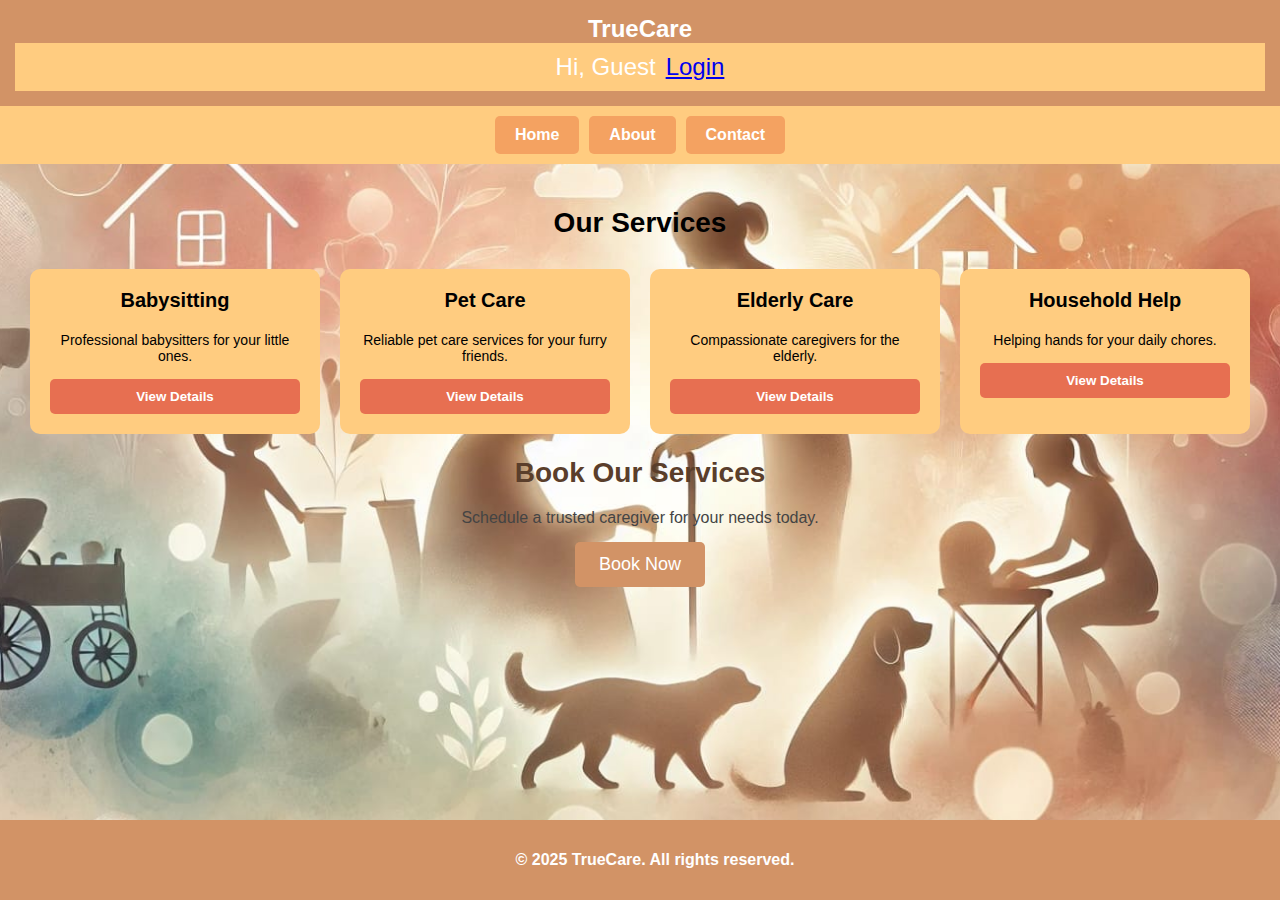
<file: index.html>
<!DOCTYPE html>
<html lang="en">

<head>
    <meta charset="UTF-8">
    <meta name="viewport" content="width=device-width, initial-scale=1.0">
    <title>TrueCare - Home</title>
    <link rel="stylesheet" href="styles.css">
</head>

<body>

    <!-- HEADER SECTION -->
    <header>
        <h1>TrueCare</h1>
        <nav>
            <span id="welcomeText">Hi, Guest</span>
            <a href="login.html" id="authLink">Login</a>
        </nav>
    </header>

    <!-- NAVIGATION MENU -->
    <nav>
        <button onclick="location.href='index.html'">Home</button>
        <button onclick="location.href='about.html'">About</button>
        <button onclick="location.href='contact.html'">Contact</button>
    </nav>


    <!-- SERVICES SECTION -->
    <main>
        <!-- Banner Image -->

        <h2>Our Services</h2>
        <div class="services">
            <div class="service" onclick="redirectToService('babysitting.html')">
                <h3>Babysitting</h3>
                <p>Professional babysitters for your little ones.</p>
                <button onclick="event.stopPropagation(); redirectToService('babysitting.html')">View Details</button>
            </div>
            <div class="service" onclick="redirectToService('petcare.html')">
                <h3>Pet Care</h3>
                <p>Reliable pet care services for your furry friends.</p>
                <button onclick="event.stopPropagation(); redirectToService('petcare.html')">View Details</button>
            </div>
            <div class="service" onclick="redirectToService('elderlycare.html')">
                <h3>Elderly Care</h3>
                <p>Compassionate caregivers for the elderly.</p>
                <button onclick="event.stopPropagation(); redirectToService('elderlycare.html')">View Details</button>
            </div>
            <div class="service" onclick="redirectToService('household.html')">
                <h3>Household Help</h3>
                <p>Helping hands for your daily chores.</p>
                <button onclick="event.stopPropagation(); redirectToService('household.html')">View Details</button>
            </div>
        </div>

        <!-- BOOKING SECTION -->
        <!-- BOOKING SECTION -->
        <!-- BOOKING SECTION -->
        <section class="booking">
            <h2>Book Our Services</h2>
            <p>Schedule a trusted caregiver for your needs today.</p>

            <button class="book-now-btn" onclick="location.href='booking.html'">Book Now</button>
        </section>

    </main>

    <!-- FOOTER SECTION -->
    <footer>
        <p>© 2025 TrueCare. All rights reserved.</p>
    </footer>

    <script src="script.js"></script>
    <script>
        document.addEventListener("DOMContentLoaded", function () {
            let loggedInUser = localStorage.getItem("userName");
            let isLoggedIn = localStorage.getItem("isLoggedIn");

            if (isLoggedIn === "true") {
                document.getElementById("welcomeText").innerText = `Hi, ${loggedInUser}`;
                document.getElementById("authLink").innerText = "Logout";
                document.getElementById("authLink").href = "#";
                document.getElementById("authLink").addEventListener("click", function () {
                    localStorage.removeItem("isLoggedIn"); // Logout only (keep user data)
                    window.location.reload();
                });
            }
        });

        // Function to Redirect to Service Pages
        function redirectToService(servicePage) {
            window.location.href = servicePage;
        }
    </script>
</body>

</html>
</file>
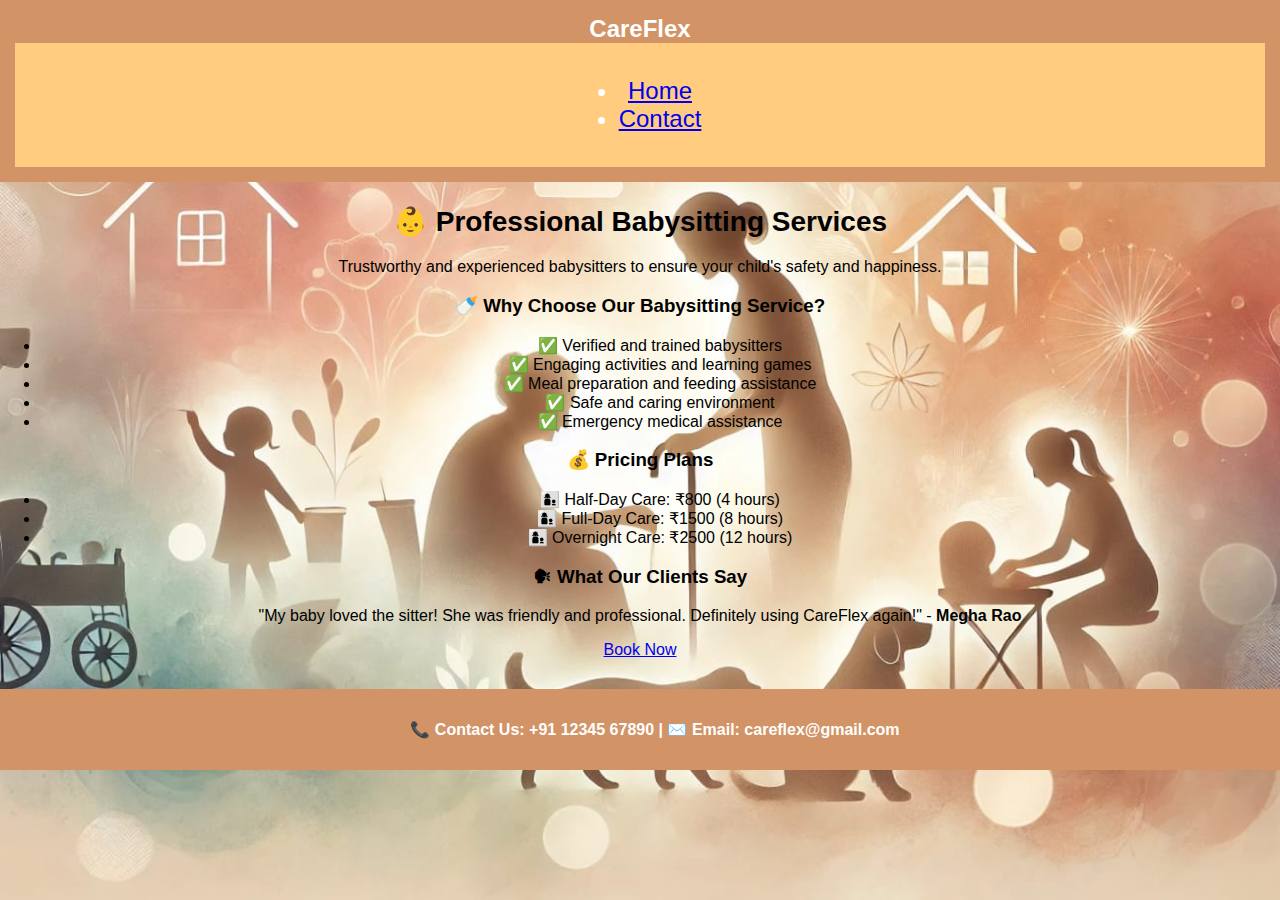
<file: babysitting.html>
<!DOCTYPE html>
<html lang="en">

<head>
    <meta charset="UTF-8">
    <meta name="viewport" content="width=device-width, initial-scale=1.0">
    <title>Babysitting - CareFlex</title>
    <link rel="stylesheet" href="styles.css">
</head>

<body>
    <header>
        <h1>CareFlex</h1>
        <nav>
            <ul>
                <li><a href="index.html">Home</a></li>
                <li><a href="#contact">Contact</a></li>
            </ul>
        </nav>
    </header>

    <section class="service-detail">
        <h2>👶 Professional Babysitting Services</h2>
        <p>Trustworthy and experienced babysitters to ensure your child's safety and happiness.</p>

        <h3>🍼 Why Choose Our Babysitting Service?</h3>
        <ul>
            <li>✅ Verified and trained babysitters</li>
            <li>✅ Engaging activities and learning games</li>
            <li>✅ Meal preparation and feeding assistance</li>
            <li>✅ Safe and caring environment</li>
            <li>✅ Emergency medical assistance</li>
        </ul>

        <h3>💰 Pricing Plans</h3>
        <ul>
            <li>👩‍👦 Half-Day Care: ₹800 (4 hours)</li>
            <li>👩‍👦 Full-Day Care: ₹1500 (8 hours)</li>
            <li>👩‍👦 Overnight Care: ₹2500 (12 hours)</li>
        </ul>

        <h3>🗣 What Our Clients Say</h3>
        <blockquote>"My baby loved the sitter! She was friendly and professional. Definitely using CareFlex again!" -
            <strong>Megha Rao</strong>
        </blockquote>

        <a href="index.html#booking" class="btn">Book Now</a>
    </section>

    <footer>
        <p>📞 Contact Us: +91 12345 67890 | ✉️ Email: careflex@gmail.com</p>
    </footer>
</body>

</html>
</file>
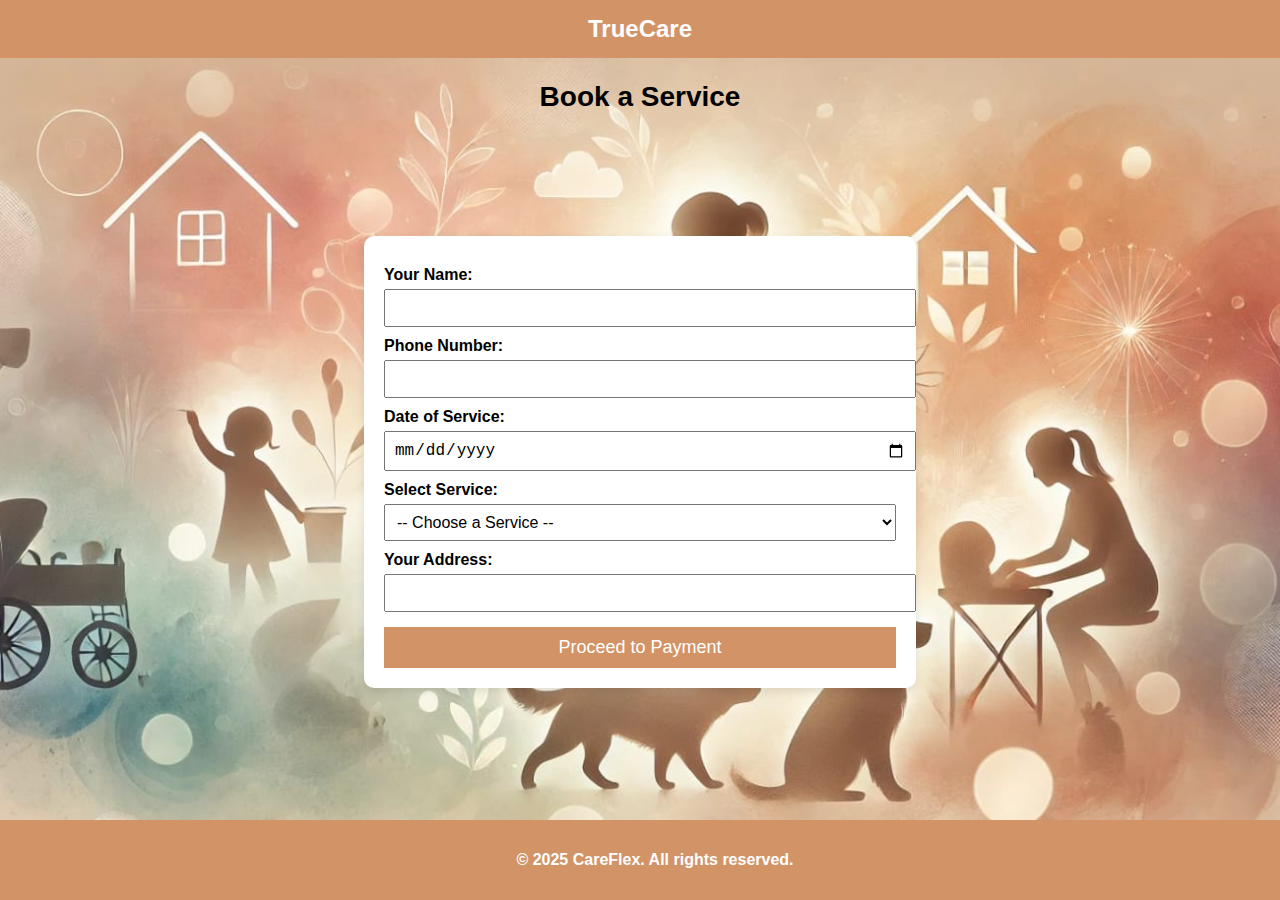
<file: booking.html>
<!DOCTYPE html>
<html lang="en">

<head>
    <meta charset="UTF-8">
    <meta name="viewport" content="width=device-width, initial-scale=1.0">
    <title>CareFlex - Book a Service</title>
    <link rel="stylesheet" href="styles.css">
</head>

<body>

    <header>
        <h1>TrueCare</h1>
    </header>

    <h2>Book a Service</h2>

    <form class="booking-form" id="bookingForm">
        <label for="name">Your Name:</label>
        <input type="text" id="name" name="name" required>

        <label for="phone">Phone Number:</label>
        <input type="tel" id="phone" name="phone" required>

        <label for="date">Date of Service:</label>
        <input type="date" id="date" name="date" required>

        <label for="service">Select Service:</label>
        <select id="service" name="service" required>
            <option value="">-- Choose a Service --</option>
            <option value="Babysitting">Babysitting</option>
            <option value="Pet Care">Pet Care</option>
            <option value="Elderly Care">Elderly Care</option>
            <option value="Household Help">Household Help</option>
        </select>

        <label for="address">Your Address:</label>
        <input type="text" id="address" name="address" required>

        <button type="submit">Proceed to Payment</button>
    </form>

    <footer>
        <p>© 2025 CareFlex. All rights reserved.</p>
    </footer>

    <script>
        document.getElementById("bookingForm").addEventListener("submit", function (event) {
            event.preventDefault();

            const bookingDetails = {
                name: document.getElementById("name").value,
                phone: document.getElementById("phone").value,
                date: document.getElementById("date").value,
                service: document.getElementById("service").value,
                address: document.getElementById("address").value
            };

            localStorage.setItem("bookingDetails", JSON.stringify(bookingDetails));

            // Redirect to payment page
            window.location.href = "payment.html";
        });
    </script>

</body>

</html>
</file>
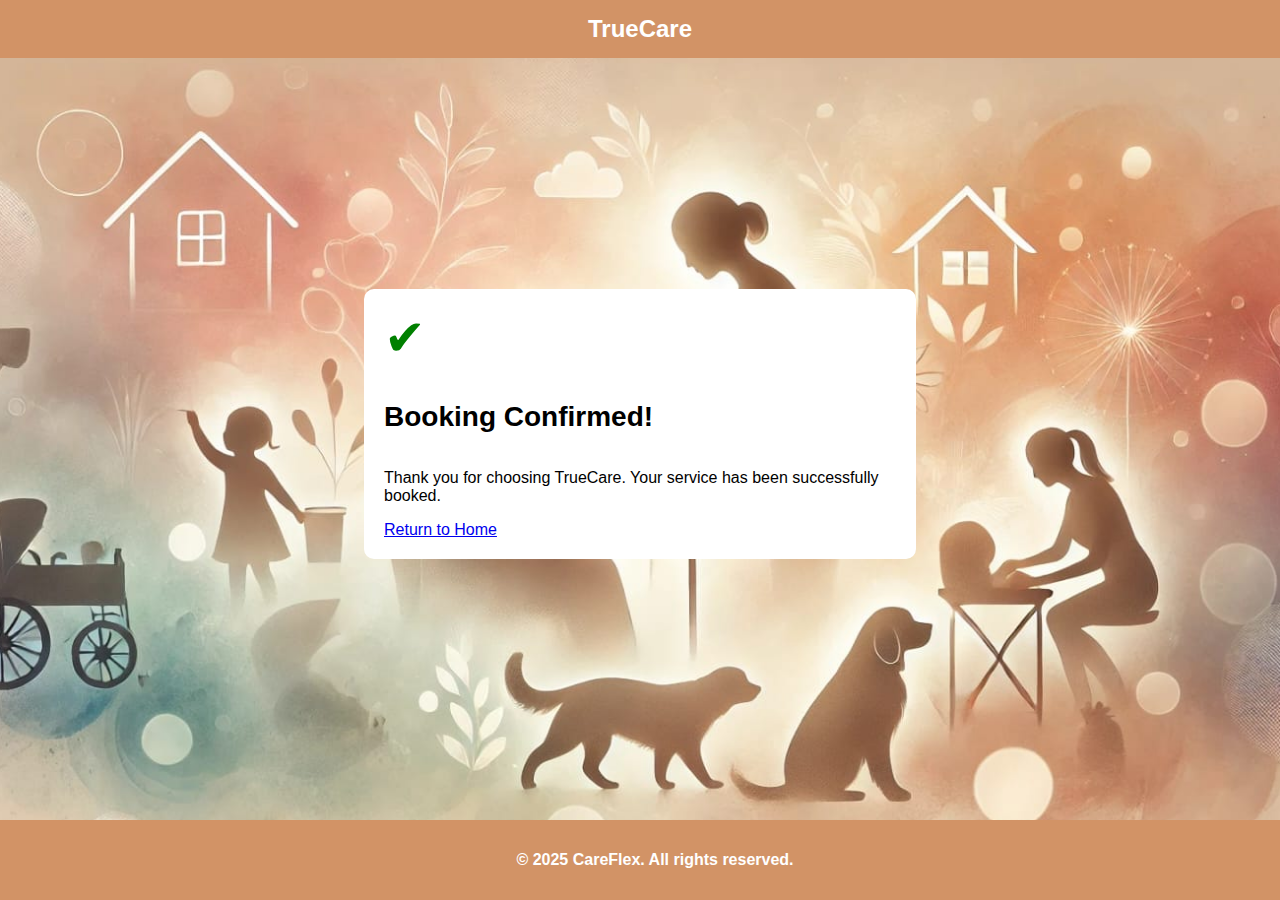
<file: confirmation.html>
<!DOCTYPE html>
<html lang="en">

<head>
    <meta charset="UTF-8">
    <meta name="viewport" content="width=device-width, initial-scale=1.0">
    <title>CareFlex - Booking Confirmed</title>
    <link rel="stylesheet" href="styles.css">
</head>

<body>

    <header>
        <h1>TrueCare</h1>
    </header>

    <div class="confirmation-container">
        <div class="checkmark">✔</div>
        <h2>Booking Confirmed!</h2>
        <p>Thank you for choosing TrueCare. Your service has been successfully booked.</p>

        <div class="booking-summary" id="bookingSummary">
            <!-- Booking details will be shown here -->
        </div>

        <a href="index.html">Return to Home</a>
    </div>

    <footer>
        <p>© 2025 CareFlex. All rights reserved.</p>
    </footer>

    <script>
        document.addEventListener("DOMContentLoaded", function () {
            const bookingDetails = JSON.parse(localStorage.getItem("bookingDetails"));
            const paymentDetails = JSON.parse(localStorage.getItem("paymentDetails"));

            if (bookingDetails && paymentDetails) {
                document.getElementById("bookingSummary").innerHTML = `
                    <p><strong>Name:</strong> ${bookingDetails.name}</p>
                    <p><strong>Phone:</strong> ${bookingDetails.phone}</p>
                    <p><strong>Service:</strong> ${bookingDetails.service}</p>
                    <p><strong>Date:</strong> ${bookingDetails.date}</p>
                    <p><strong>Address:</strong> ${bookingDetails.address}</p>
                    <p><strong>Payment Method:</strong> ${paymentDetails.method}</p>
                `;
            }
        });
    </script>

</body>

</html>
</file>
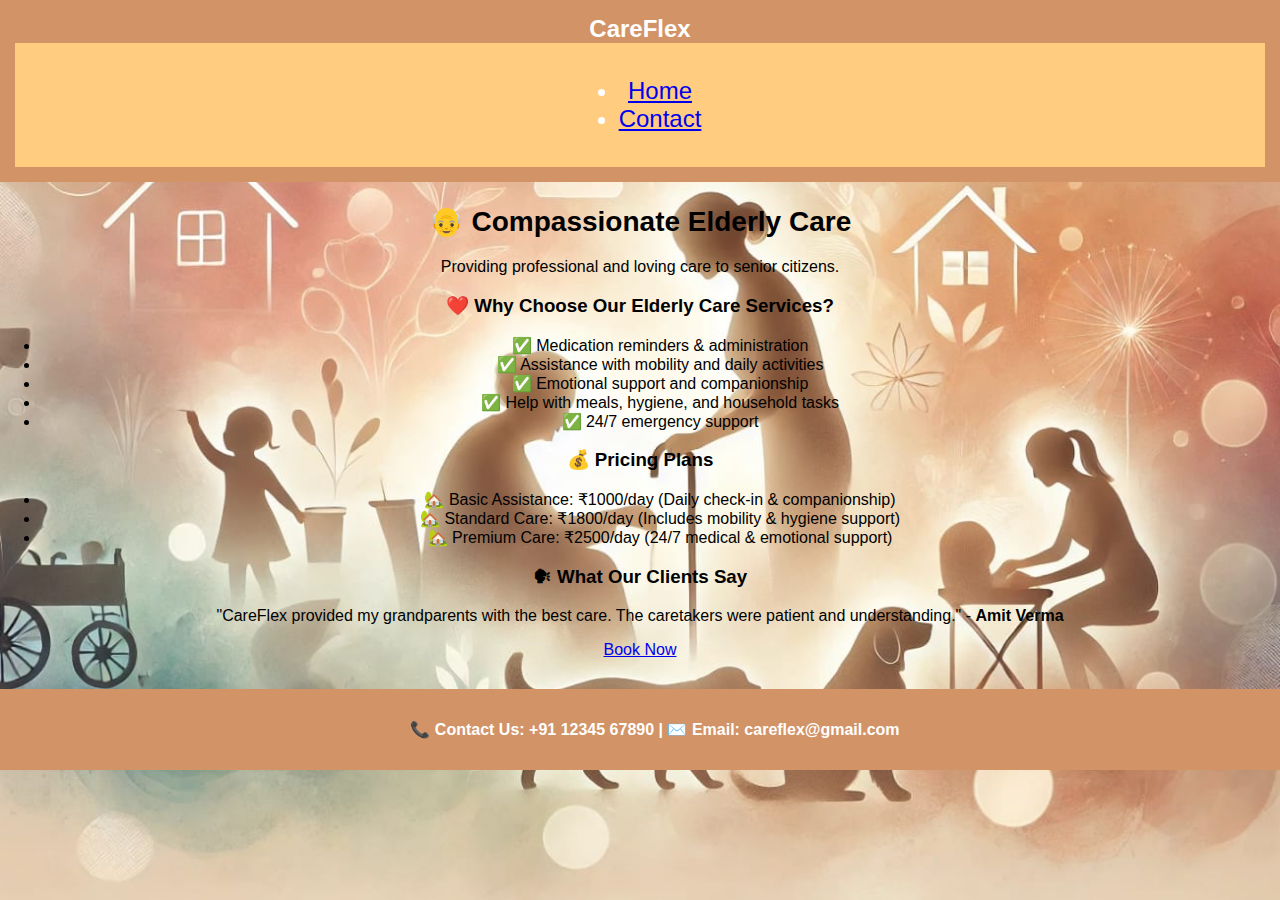
<file: elderlycare.html>
<!DOCTYPE html>
<html lang="en">

<head>
    <meta charset="UTF-8">
    <meta name="viewport" content="width=device-width, initial-scale=1.0">
    <title>Elderly Care - CareFlex</title>
    <link rel="stylesheet" href="styles.css">
</head>

<body>
    <header>
        <h1>CareFlex</h1>
        <nav>
            <ul>
                <li><a href="index.html">Home</a></li>
                <li><a href="#contact">Contact</a></li>
            </ul>
        </nav>
    </header>

    <section class="service-detail">
        <h2>👴 Compassionate Elderly Care</h2>
        <p>Providing professional and loving care to senior citizens.</p>

        <h3>❤️ Why Choose Our Elderly Care Services?</h3>
        <ul>
            <li>✅ Medication reminders & administration</li>
            <li>✅ Assistance with mobility and daily activities</li>
            <li>✅ Emotional support and companionship</li>
            <li>✅ Help with meals, hygiene, and household tasks</li>
            <li>✅ 24/7 emergency support</li>
        </ul>

        <h3>💰 Pricing Plans</h3>
        <ul>
            <li>🏡 Basic Assistance: ₹1000/day (Daily check-in & companionship)</li>
            <li>🏡 Standard Care: ₹1800/day (Includes mobility & hygiene support)</li>
            <li>🏡 Premium Care: ₹2500/day (24/7 medical & emotional support)</li>
        </ul>

        <h3>🗣 What Our Clients Say</h3>
        <blockquote>"CareFlex provided my grandparents with the best care. The caretakers were patient and
            understanding." - <strong>Amit Verma</strong></blockquote>

        <a href="index.html#booking" class="btn">Book Now</a>
    </section>

    <footer>
        <p>📞 Contact Us: +91 12345 67890 | ✉️ Email: careflex@gmail.com</p>
    </footer>
</body>

</html>
</file>
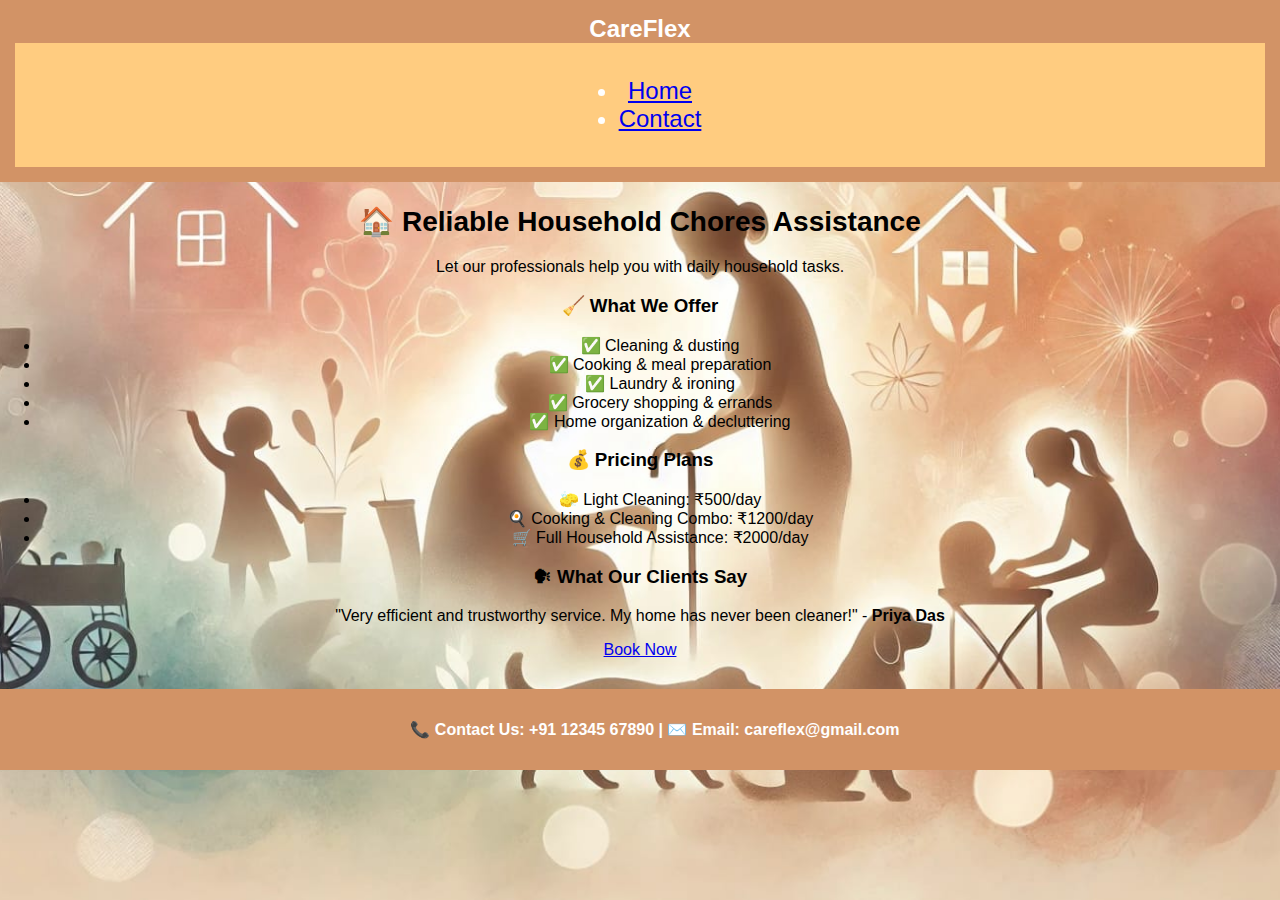
<file: household.html>
<!DOCTYPE html>
<html lang="en">

<head>
    <meta charset="UTF-8">
    <meta name="viewport" content="width=device-width, initial-scale=1.0">
    <title>Household Help - CareFlex</title>
    <link rel="stylesheet" href="styles.css">
</head>

<body>
    <header>
        <h1>CareFlex</h1>
        <nav>
            <ul>
                <li><a href="index.html">Home</a></li>
                <li><a href="#contact">Contact</a></li>
            </ul>
        </nav>
    </header>

    <section class="service-detail">
        <h2>🏠 Reliable Household Chores Assistance</h2>
        <p>Let our professionals help you with daily household tasks.</p>

        <h3>🧹 What We Offer</h3>
        <ul>
            <li>✅ Cleaning & dusting</li>
            <li>✅ Cooking & meal preparation</li>
            <li>✅ Laundry & ironing</li>
            <li>✅ Grocery shopping & errands</li>
            <li>✅ Home organization & decluttering</li>
        </ul>

        <h3>💰 Pricing Plans</h3>
        <ul>
            <li>🧽 Light Cleaning: ₹500/day</li>
            <li>🍳 Cooking & Cleaning Combo: ₹1200/day</li>
            <li>🛒 Full Household Assistance: ₹2000/day</li>
        </ul>

        <h3>🗣 What Our Clients Say</h3>
        <blockquote>"Very efficient and trustworthy service. My home has never been cleaner!" - <strong>Priya
                Das</strong></blockquote>

        <a href="index.html#booking" class="btn">Book Now</a>
    </section>

    <footer>
        <p>📞 Contact Us: +91 12345 67890 | ✉️ Email: careflex@gmail.com</p>
    </footer>
</body>

</html>
</file>
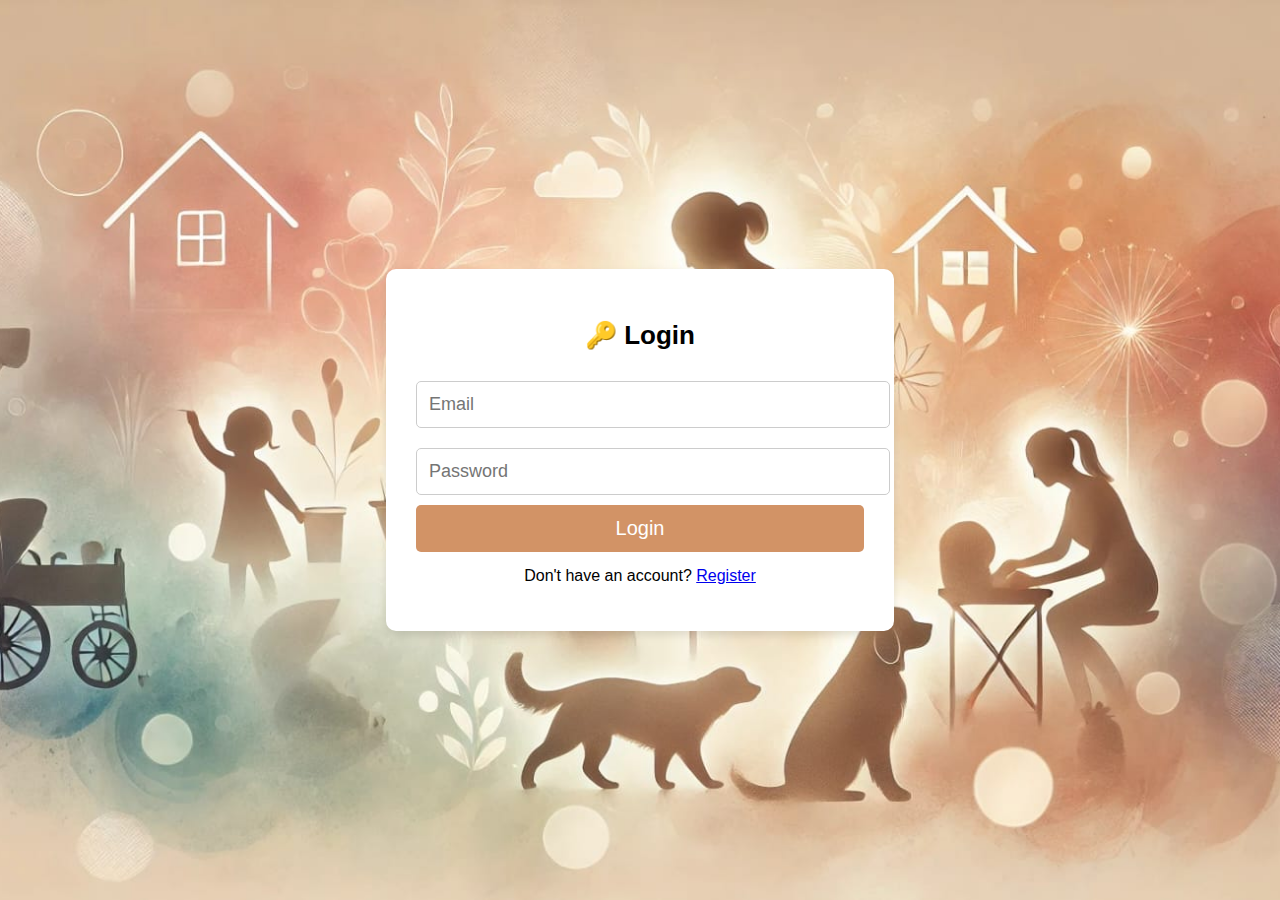
<file: login.html>
<!DOCTYPE html>
<html lang="en">

<head>
    <meta charset="UTF-8">
    <meta name="viewport" content="width=device-width, initial-scale=1.0">
    <title>Login - CareFlex</title>
    <link rel="stylesheet" href="styles.css">
</head>

<body>
    <section class="auth-section">
        <h2>🔑 Login</h2>
        <form id="loginForm">
            <input type="email" id="loginEmail" placeholder="Email" required>
            <input type="password" id="loginPassword" placeholder="Password" required>
            <button type="submit">Login</button>
        </form>
        <p>Don't have an account? <a href="register.html">Register</a></p>
    </section>

    <script>
        document.getElementById("loginForm").addEventListener("submit", function (event) {
            event.preventDefault();

            let email = document.getElementById("loginEmail").value;
            let password = document.getElementById("loginPassword").value; // FIXED: Getting password input

            let storedEmail = localStorage.getItem("userEmail");
            let storedPassword = localStorage.getItem("userPassword");
            let storedName = localStorage.getItem("userName");

            if (email === storedEmail && password === storedPassword) {
                localStorage.setItem("isLoggedIn", "true");  // Set login status
                alert(`✅ Welcome back, ${storedName}!`);
                window.location.href = "index.html";
            } else {
                alert("❌ Invalid Email or Password!");
            }
        });
    </script>
</body>

</html>
</file>
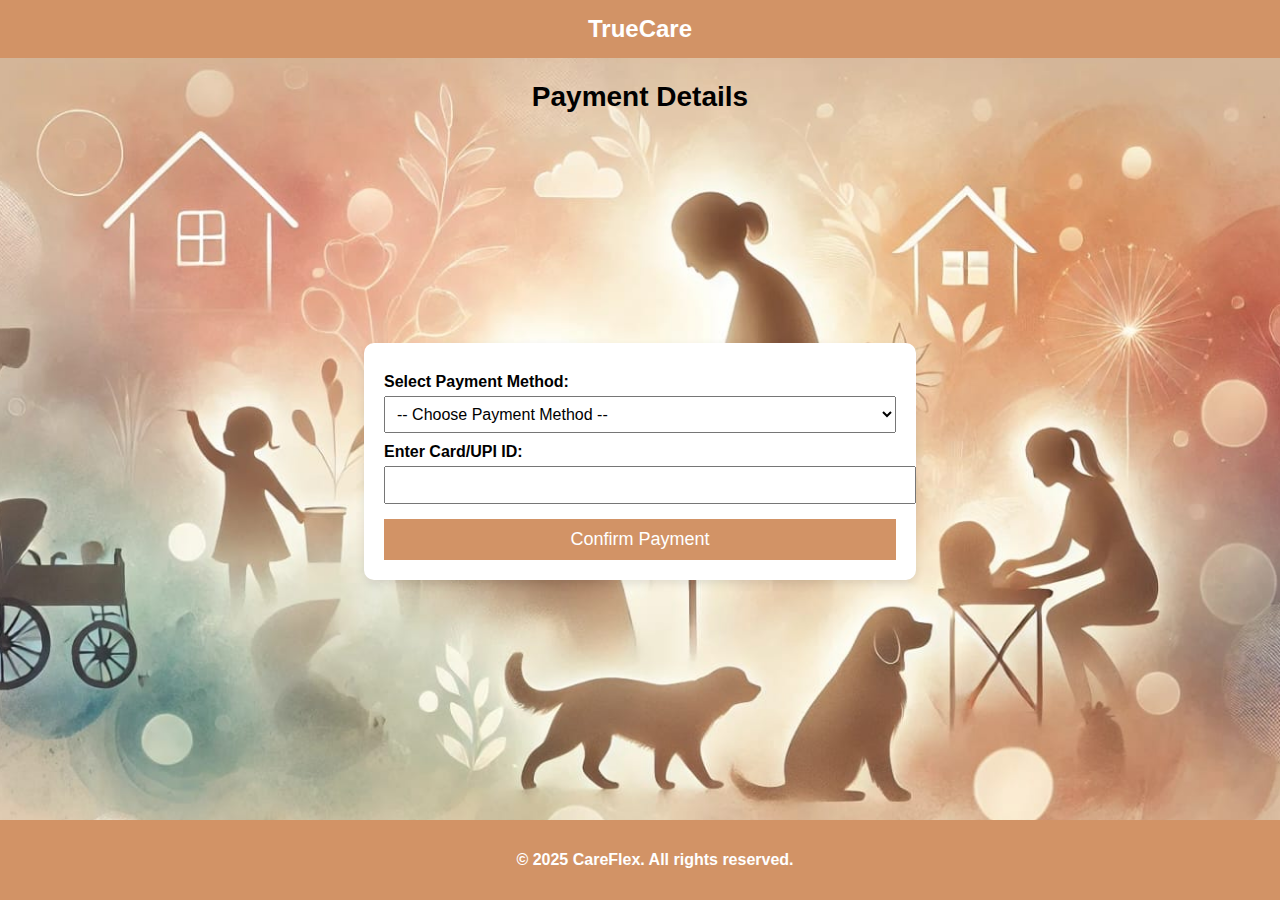
<file: payment.html>
<!DOCTYPE html>
<html lang="en">

<head>
    <meta charset="UTF-8">
    <meta name="viewport" content="width=device-width, initial-scale=1.0">
    <title>CareFlex - Payment</title>
    <link rel="stylesheet" href="styles.css">
</head>

<body>

    <header>
        <h1>TrueCare</h1>
    </header>

    <h2>Payment Details</h2>

    <form class="booking-form" id="paymentForm">
        <label for="paymentMethod">Select Payment Method:</label>
        <select id="paymentMethod" name="paymentMethod" required>
            <option value="">-- Choose Payment Method --</option>
            <option value="Credit Card">Credit/Debit Card</option>
            <option value="UPI">UPI</option>
            <option value="Net Banking">Net Banking</option>
        </select>

        <label for="cardDetails">Enter Card/UPI ID:</label>
        <input type="text" id="cardDetails" name="cardDetails" required>

        <button type="submit">Confirm Payment</button>
    </form>

    <footer>
        <p>© 2025 CareFlex. All rights reserved.</p>
    </footer>

    <script>
        document.getElementById("paymentForm").addEventListener("submit", function (event) {
            event.preventDefault();

            // Store payment details (for confirmation display)
            const paymentDetails = {
                method: document.getElementById("paymentMethod").value,
                card: document.getElementById("cardDetails").value
            };

            localStorage.setItem("paymentDetails", JSON.stringify(paymentDetails));

            // Redirect to confirmation page
            window.location.href = "confirmation.html";
        });
    </script>

</body>

</html>
</file>
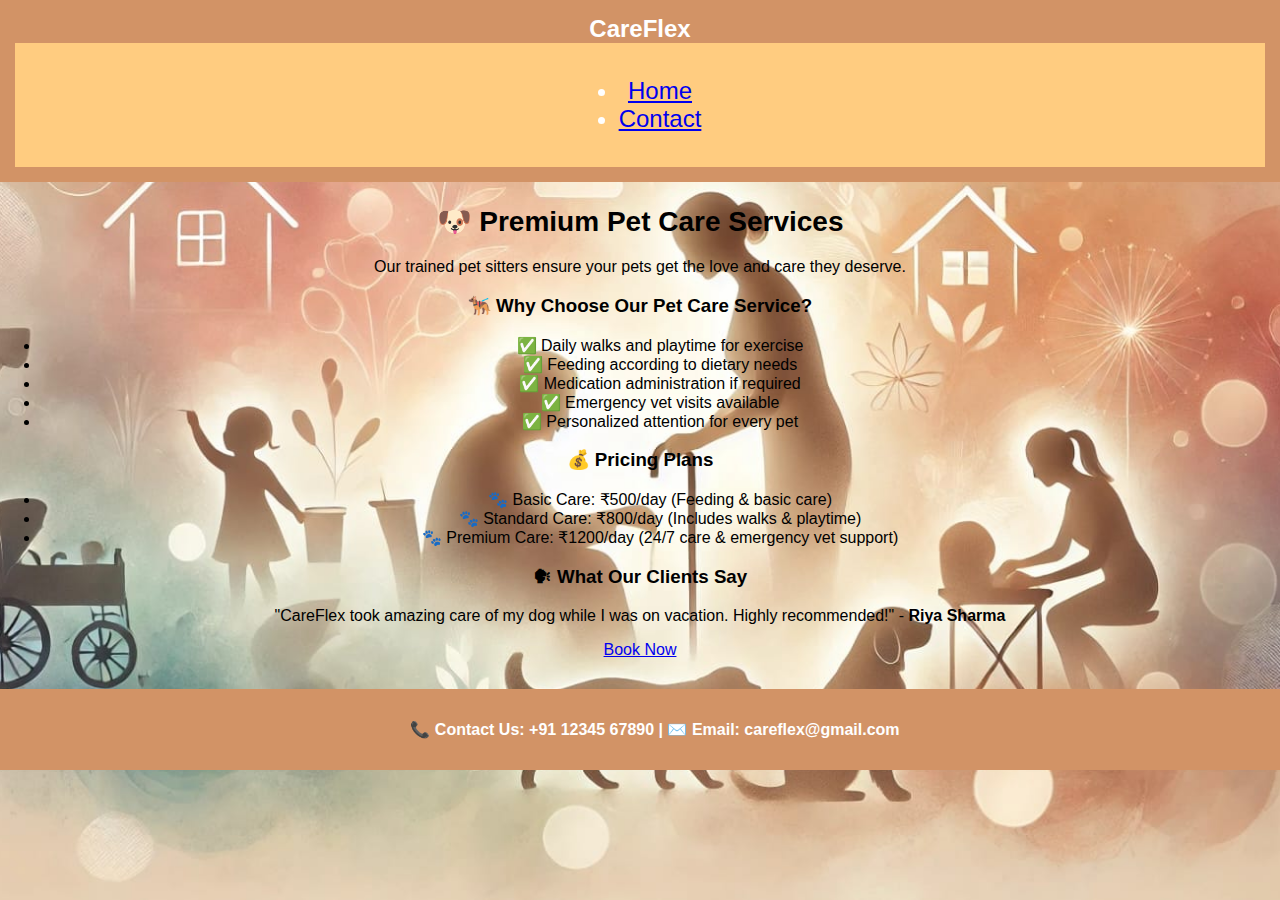
<file: petcare.html>
<!DOCTYPE html>
<html lang="en">

<head>
    <meta charset="UTF-8">
    <meta name="viewport" content="width=device-width, initial-scale=1.0">
    <title>Pet Care - CareFlex</title>
    <link rel="stylesheet" href="styles.css">
</head>

<body>
    <header>
        <h1>CareFlex</h1>
        <nav>
            <ul>
                <li><a href="index.html">Home</a></li>
                <li><a href="#contact">Contact</a></li>
            </ul>
        </nav>
    </header>

    <section class="service-detail">
        <h2>🐶 Premium Pet Care Services</h2>
        <p>Our trained pet sitters ensure your pets get the love and care they deserve.</p>

        <h3>🐕‍🦺 Why Choose Our Pet Care Service?</h3>
        <ul>
            <li>✅ Daily walks and playtime for exercise</li>
            <li>✅ Feeding according to dietary needs</li>
            <li>✅ Medication administration if required</li>
            <li>✅ Emergency vet visits available</li>
            <li>✅ Personalized attention for every pet</li>
        </ul>

        <h3>💰 Pricing Plans</h3>
        <ul>
            <li>🐾 Basic Care: ₹500/day (Feeding & basic care)</li>
            <li>🐾 Standard Care: ₹800/day (Includes walks & playtime)</li>
            <li>🐾 Premium Care: ₹1200/day (24/7 care & emergency vet support)</li>
        </ul>

        <h3>🗣 What Our Clients Say</h3>
        <blockquote>"CareFlex took amazing care of my dog while I was on vacation. Highly recommended!" - <strong>Riya
                Sharma</strong></blockquote>

        <a href="index.html#booking" class="btn">Book Now</a>
    </section>

    <footer>
        <p>📞 Contact Us: +91 12345 67890 | ✉️ Email: careflex@gmail.com</p>
    </footer>
</body>

</html>
</file>
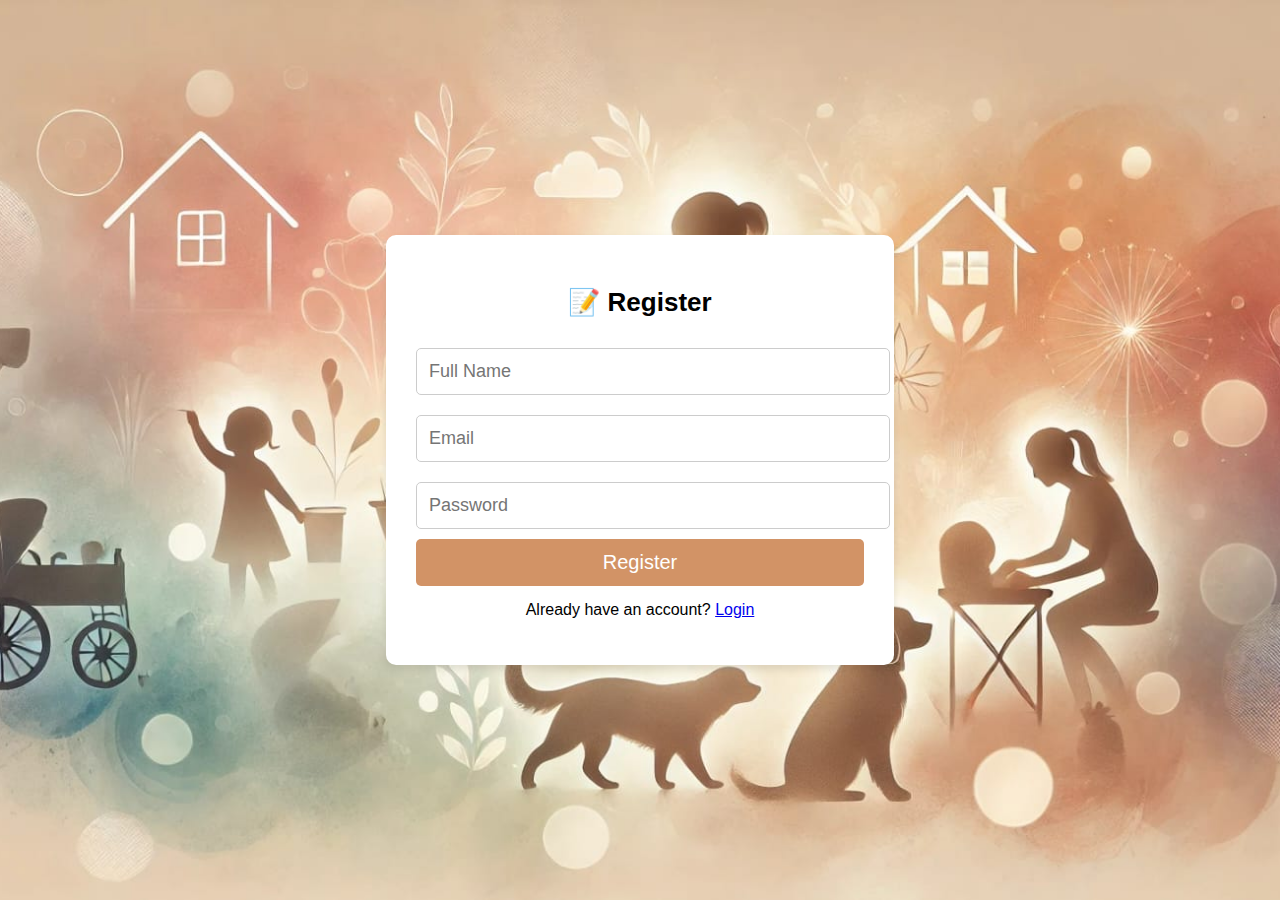
<file: register.html>
<!DOCTYPE html>
<html lang="en">

<head>
    <meta charset="UTF-8">
    <meta name="viewport" content="width=device-width, initial-scale=1.0">
    <title>Register - CareFlex</title>
    <link rel="stylesheet" href="styles.css">
</head>

<body>
    <section class="auth-section">
        <h2>📝 Register</h2>
        <form id="registerForm">
            <input type="text" id="registerName" placeholder="Full Name" required>
            <input type="email" id="registerEmail" placeholder="Email" required>
            <input type="password" id="registerPassword" placeholder="Password" required>
            <button type="submit">Register</button>
        </form>
        <p>Already have an account? <a href="login.html">Login</a></p>
    </section>

    <script>
        document.getElementById("registerForm").addEventListener("submit", function (event) {
            event.preventDefault();

            let name = document.getElementById("registerName").value;
            let email = document.getElementById("registerEmail").value;
            let password = document.getElementById("registerPassword").value;

            localStorage.setItem("userName", name);
            localStorage.setItem("userEmail", email);
            localStorage.setItem("userPassword", password);

            alert("✅ Registration Successful! You can now login.");
            window.location.href = "login.html";
        });
    </script>
</body>

</html>
</file>
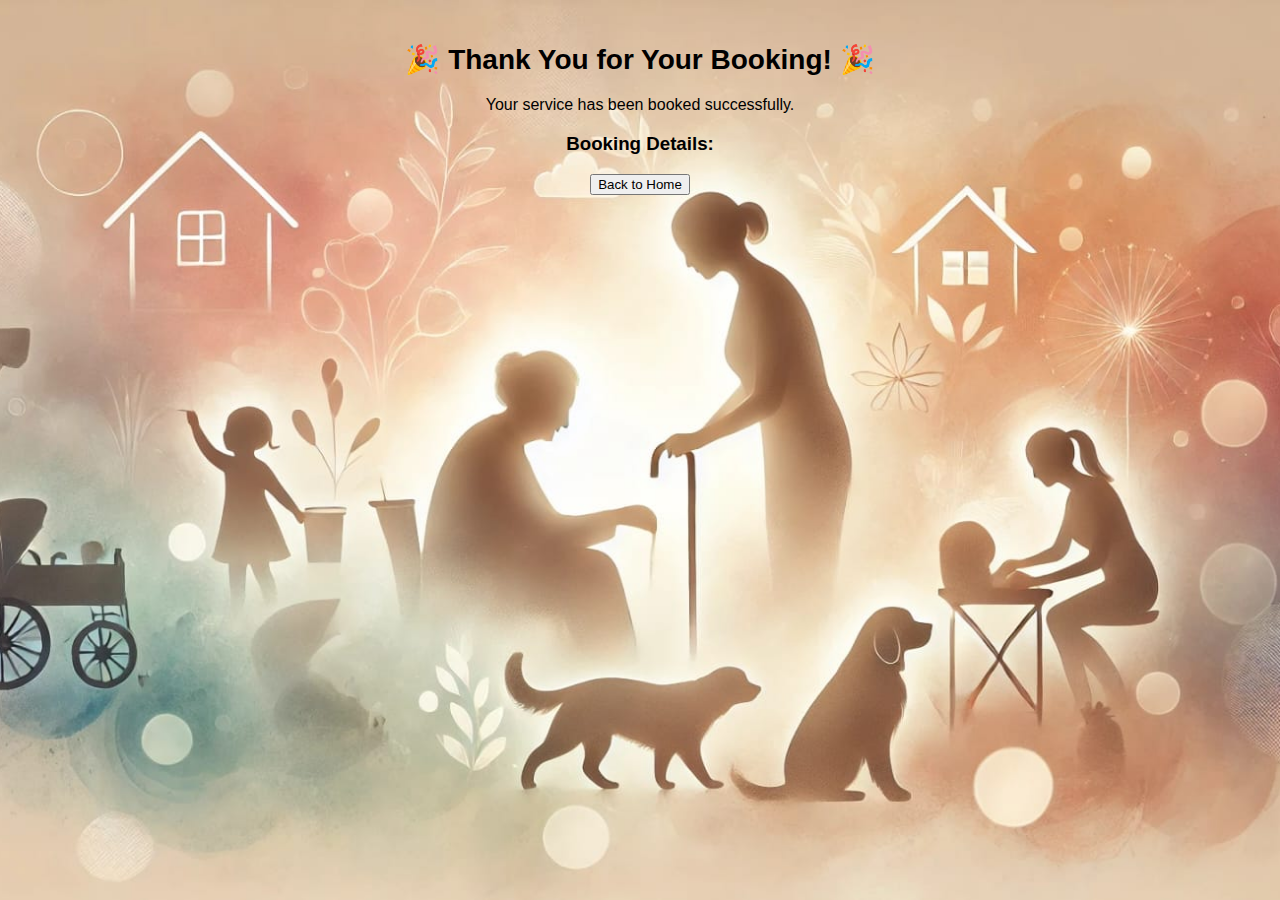
<file: thankyou.html>
<!DOCTYPE html>
<html lang="en">

<head>
    <meta charset="UTF-8">
    <meta name="viewport" content="width=device-width, initial-scale=1.0">
    <title>Thank You - CareFlex</title>
    <link rel="stylesheet" href="styles.css">
</head>

<body>
    <main>
        <div class="confirmation-box">
            <h2>🎉 Thank You for Your Booking! 🎉</h2>
            <p>Your service has been booked successfully.</p>
            <h3>Booking Details:</h3>
            <div id="bookingDetails"></div>
            <button onclick="window.location.href='index.html'">Back to Home</button>
        </div>
    </main>

    <script src="script.js"></script>
</body>

</html>
</file>
<file: styles.css>
/* General Styles */
body {
    font-family: Arial, sans-serif;
    text-align: center;
    background-color: #f4e1d2;
    margin: 0;
    padding: 0;
    background: url('banner1.jpeg') no-repeat center center fixed;
    background-size: cover;
    /* Makes it cover the full screen */
    text-align: center;
}

/* Header */
header {
    background-color: #d29366;
    color: white;
    padding: 15px;
    font-size: 24px;
}

header h1 {
    margin: 0;
    font-size: 24px;
}

.user-info {
    display: flex;
    align-items: center;
    gap: 15px;
}

.user-info a {
    color: white;
    text-decoration: none;
    font-weight: bold;
}

.user-info a:hover {
    text-decoration: underline;
}

/* Navigation */
nav {
    background-color: #ffcc80;
    padding: 10px;
    display: flex;
    justify-content: center;
    gap: 10px;
}

nav button {
    padding: 10px 20px;
    border: none;
    cursor: pointer;
    font-size: 16px;
    border-radius: 5px;
    background-color: #f4a261;
    color: white;
    font-weight: bold;
    transition: background 0.3s ease;
}

nav button:hover {
    background-color: #e76f51;
}

/* Services Section */
main {
    padding: 20px;
}

h2 {
    font-size: 28px;
    margin-bottom: 20px;
}

.services {
    display: flex;
    justify-content: center;
    gap: 20px;
    flex-wrap: wrap;
    margin-top: 30px;
}

.service {
    background-color: #ffcc80;
    padding: 20px;
    cursor: pointer;
    text-align: center;
    border-radius: 10px;
    width: 250px;
    transition: transform 0.3s ease, background 0.3s ease;
}

.service:hover {
    transform: scale(1.05);
    background-color: #f4a261;
}

.service h3 {
    margin-top: 0;
    font-size: 20px;
}

.service p {
    font-size: 14px;
    margin-bottom: 15px;
}

.service button {
    margin-top: 10px;
    /* Push button below the text */
    display: block;
    width: 100%;
    padding: 10px;
    background-color: #e76f51;
    color: white;
    border: none;
    border-radius: 5px;
    cursor: pointer;
    font-weight: bold;
}

.service button:hover {
    background-color: #d84315;
}

/* Footer */
footer {
    margin-top: 40px;
    background-color: #f4a261;
    padding: 15px;
    text-align: center;
    color: white;
    font-weight: bold;
}

/* Make sure the page takes full height */
html,
body {
    height: 100%;
    margin: 0;
    padding: 0;
    display: flex;
    flex-direction: column;
}

/* Ensure main content expands to push footer down */
main {
    flex: 1;
}

/* Fix footer at the bottom */
footer {
    background-color: #d29366;
    text-align: center;
    padding: 10px;
    width: 100%;
}

.booking-form,
.confirmation-container {
    background: white;
    padding: 20px;
    border-radius: 10px;
    width: 40%;
    margin: auto;
    display: flex;
    flex-direction: column;
    text-align: left;
}

.booking h2 {
    color: #5a3e2b;
}

.booking p {
    font-size: 16px;
    color: #444;
    margin-bottom: 15px;
}

.book-now-btn {
    background-color: #d29366;
    color: white;
    padding: 12px 24px;
    font-size: 18px;
    border: none;
    border-radius: 5px;
    cursor: pointer;
}

.book-now-btn:hover {
    background-color: #b6754c;
}

.booking-form {
    display: flex;
    /* Ensure the form is visible */
    flex-direction: column;
    background: white;
    padding: 20px;
    border-radius: 10px;
    width: 40%;
    margin: auto;
    text-align: left;
    box-shadow: 0px 4px 10px rgba(0, 0, 0, 0.1);
}

.booking-form label {
    font-weight: bold;
    margin-top: 10px;
}

.booking-form input,
.booking-form select {
    padding: 8px;
    margin-top: 5px;
    font-size: 16px;
    width: 100%;
}

.booking-form button {
    background-color: #d29366;
    color: white;
    padding: 10px;
    font-size: 18px;
    border: none;
    margin-top: 15px;
    cursor: pointer;
}

.checkmark {
    font-size: 50px;
    color: green;
    margin-bottom: 10px;
}

footer {
    margin-top: 30px;
    background-color: #d29366;
    color: white;
    padding: 15px;
}

.login-form {
    background: white;
    padding: 25px;
    border-radius: 10px;
    width: 35%;
    margin: auto;
    display: flex;
    flex-direction: column;
    text-align: left;
}

.login-form label {
    font-weight: bold;
    margin-top: 15px;
    font-size: 18px;
}

.login-form input {
    padding: 12px;
    /* Increased padding */
    font-size: 18px;
    /* Bigger text */
    margin-top: 8px;
    border-radius: 5px;
    border: 1px solid #ccc;
    width: 100%;
}

.login-form button {
    background-color: #d29366;
    color: white;
    padding: 12px;
    font-size: 20px;
    border: none;
    margin-top: 20px;
    cursor: pointer;
    border-radius: 5px;
}

.login-form button:hover {
    background-color: #b6754c;
}

.auth-section {
    text-align: center;
    background: white;
    padding: 30px;
    border-radius: 10px;
    width: 35%;
    margin: auto;
    box-shadow: 0px 4px 8px rgba(0, 0, 0, 0.1);
}

.auth-section h2 {
    font-size: 26px;
    margin-bottom: 20px;
}

.auth-section input {
    width: 100%;
    padding: 12px;
    margin: 10px 0;
    font-size: 18px;
    border-radius: 5px;
    border: 1px solid #ccc;
}

.auth-section button {
    width: 100%;
    background-color: #d29366;
    color: white;
    padding: 12px;
    font-size: 20px;
    border: none;
    cursor: pointer;
    border-radius: 5px;
}

.auth-section button:hover {
    background-color: #b6754c;
}

.auth-section p {
    margin-top: 15px;
}
</file>
